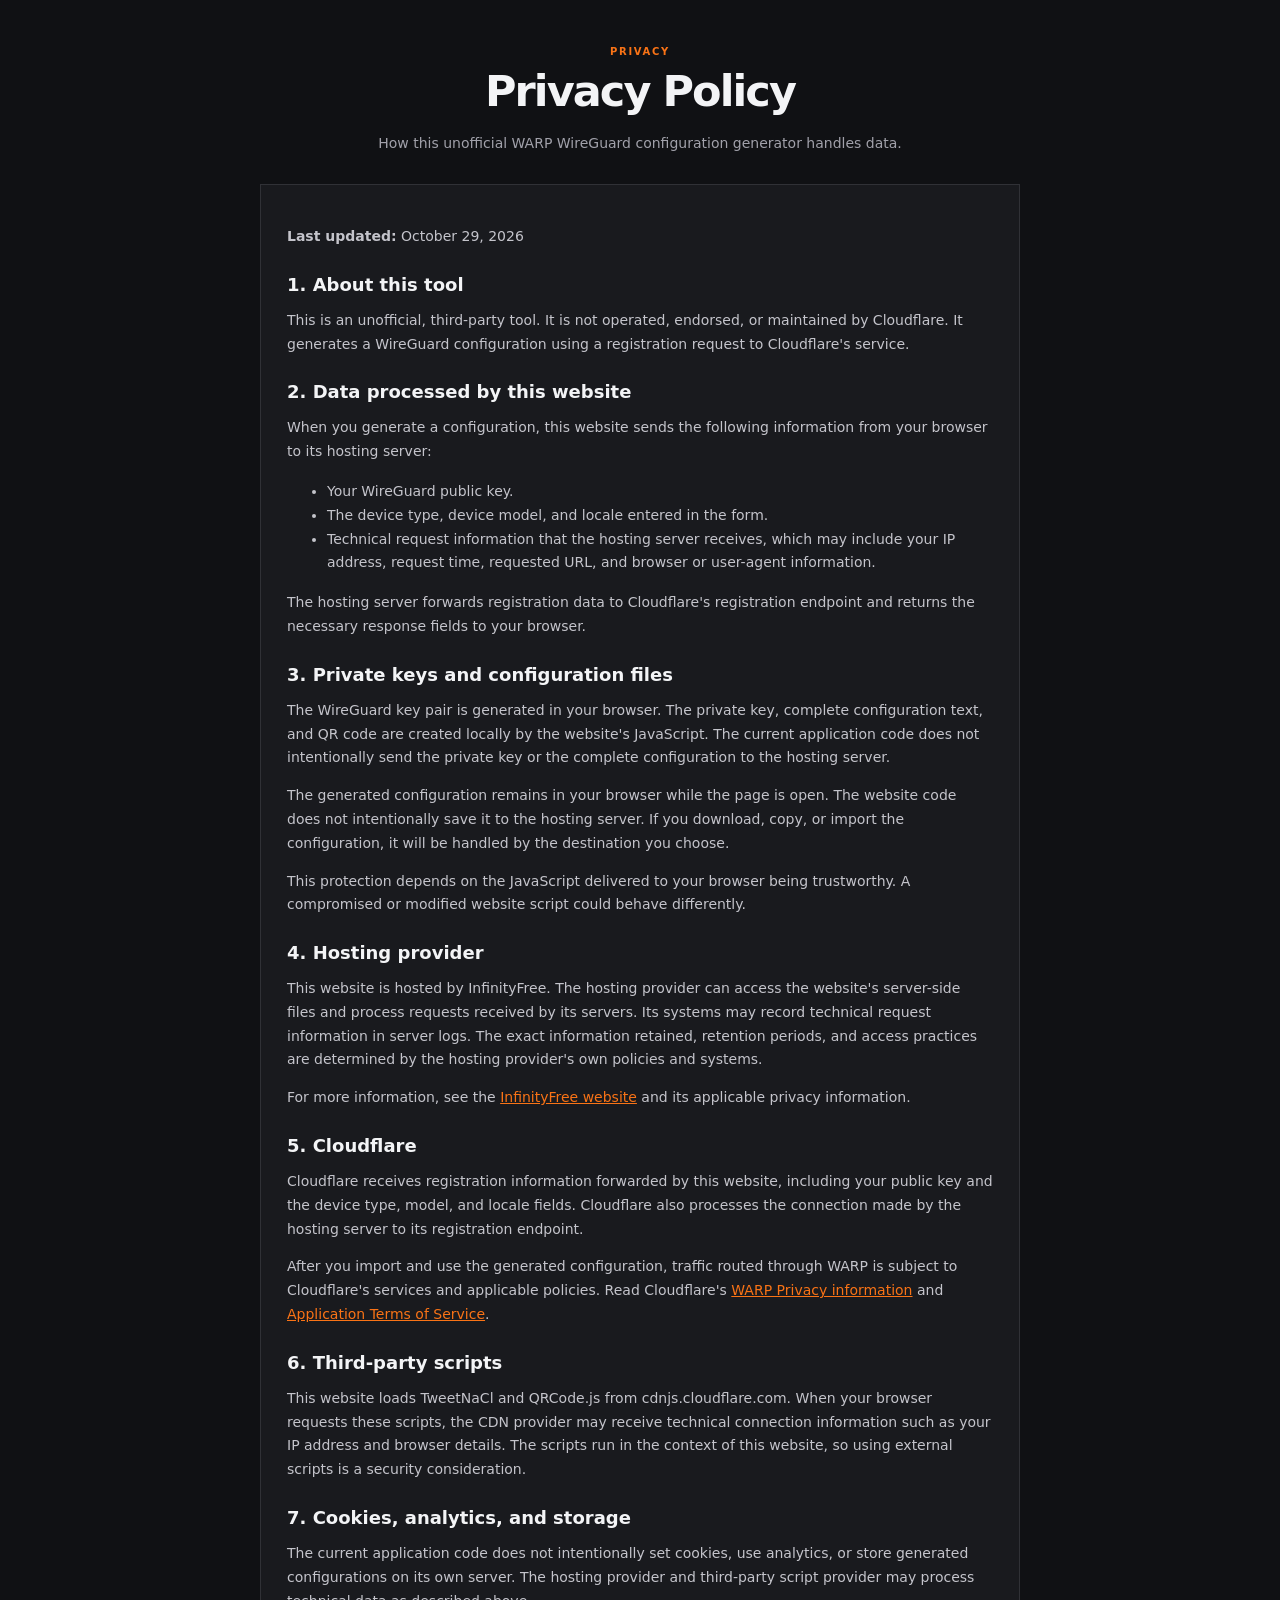
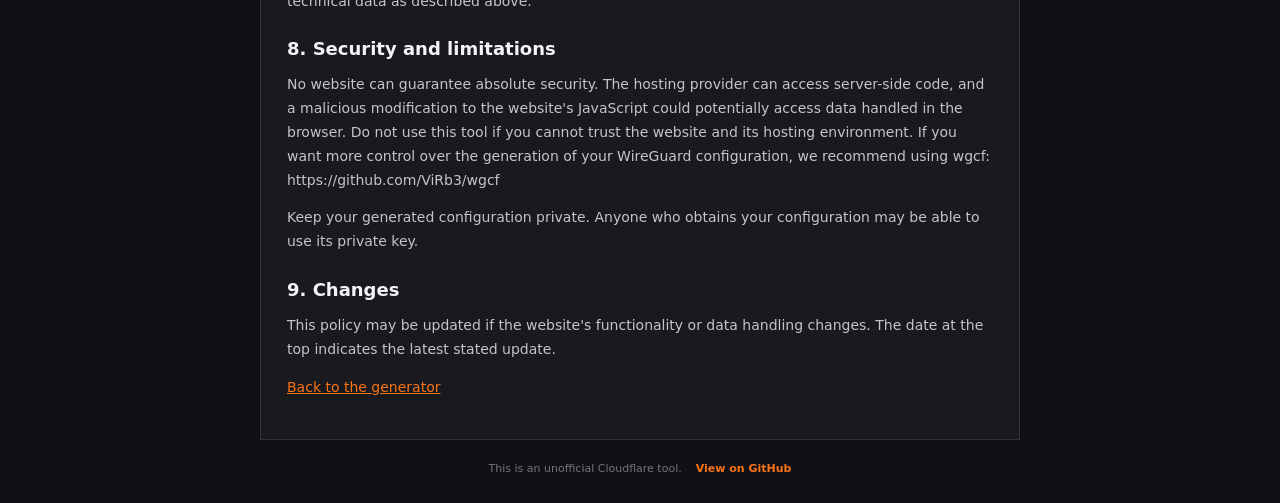
<file: privacy.html>
<!doctype html>
<html lang="en">
<head>
<meta charset="utf-8">
<meta name="viewport" content="width=device-width,initial-scale=1">
<meta name="color-scheme" content="dark">
<meta name="description" content="Privacy policy for the unofficial WARP WireGuard configuration generator.">
<title>Privacy Policy - WARP WireGuard Config Generator</title>
<link rel="stylesheet" href="style.css">
</head>
<body>
<main class="oldal">
<header class="fejlec">
<p class="felirat">PRIVACY</p>
<h1>Privacy Policy</h1>
<p class="bevezeto">How this unofficial WARP WireGuard configuration generator handles data.</p>
</header>
<section class="panel privacycontent">
<p><strong>Last updated:</strong> October 29, 2026</p>

<h2>1. About this tool</h2>
<p>This is an unofficial, third-party tool. It is not operated, endorsed, or maintained by Cloudflare. It generates a WireGuard configuration using a registration request to Cloudflare's service.</p>

<h2>2. Data processed by this website</h2>
<p>When you generate a configuration, this website sends the following information from your browser to its hosting server:</p>
<ul>
<li>Your WireGuard public key.</li>
<li>The device type, device model, and locale entered in the form.</li>
<li>Technical request information that the hosting server receives, which may include your IP address, request time, requested URL, and browser or user-agent information.</li>
</ul>
<p>The hosting server forwards registration data to Cloudflare's registration endpoint and returns the necessary response fields to your browser.</p>

<h2>3. Private keys and configuration files</h2>
<p>The WireGuard key pair is generated in your browser. The private key, complete configuration text, and QR code are created locally by the website's JavaScript. The current application code does not intentionally send the private key or the complete configuration to the hosting server.</p>
<p>The generated configuration remains in your browser while the page is open. The website code does not intentionally save it to the hosting server. If you download, copy, or import the configuration, it will be handled by the destination you choose.</p>
<p>This protection depends on the JavaScript delivered to your browser being trustworthy. A compromised or modified website script could behave differently.</p>

<h2>4. Hosting provider</h2>
<p>This website is hosted by InfinityFree. The hosting provider can access the website's server-side files and process requests received by its servers. Its systems may record technical request information in server logs. The exact information retained, retention periods, and access practices are determined by the hosting provider's own policies and systems.</p>
<p>For more information, see the <a href="https://infinityfree.com/" target="_blank" rel="noopener noreferrer">InfinityFree website</a> and its applicable privacy information.</p>

<h2>5. Cloudflare</h2>
<p>Cloudflare receives registration information forwarded by this website, including your public key and the device type, model, and locale fields. Cloudflare also processes the connection made by the hosting server to its registration endpoint.</p>
<p>After you import and use the generated configuration, traffic routed through WARP is subject to Cloudflare's services and applicable policies. Read Cloudflare's <a href="https://developers.cloudflare.com/warp-client/privacy/" target="_blank" rel="noopener noreferrer">WARP Privacy information</a> and <a href="https://www.cloudflare.com/application/terms/" target="_blank" rel="noopener noreferrer">Application Terms of Service</a>.</p>

<h2>6. Third-party scripts</h2>
<p>This website loads TweetNaCl and QRCode.js from cdnjs.cloudflare.com. When your browser requests these scripts, the CDN provider may receive technical connection information such as your IP address and browser details. The scripts run in the context of this website, so using external scripts is a security consideration.</p>

<h2>7. Cookies, analytics, and storage</h2>
<p>The current application code does not intentionally set cookies, use analytics, or store generated configurations on its own server. The hosting provider and third-party script provider may process technical data as described above.</p>

<h2>8. Security and limitations</h2>
<p>No website can guarantee absolute security. The hosting provider can access server-side code, and a malicious modification to the website's JavaScript could potentially access data handled in the browser. Do not use this tool if you cannot trust the website and its hosting environment. If you want more control over the generation of your WireGuard configuration, we recommend using wgcf: https://github.com/ViRb3/wgcf</p>
<p>Keep your generated configuration private. Anyone who obtains your configuration may be able to use its private key.</p>

<h2>9. Changes</h2>
<p>This policy may be updated if the website's functionality or data handling changes. The date at the top indicates the latest stated update.</p>

<p><a href="index.html">Back to the generator</a></p>
</section>
<footer>
<p>This is an unofficial Cloudflare tool.</p>
<a href="https://github.com/zoardgodor/warp-WG-config-generator" target="_blank" rel="noopener noreferrer">View on GitHub</a>
</footer>
</main>
</body>
</html>
</file>
<file: style.css>
*{box-sizing:border-box}
:root{font-family:Inter,ui-sans-serif,system-ui,-apple-system,BlinkMacSystemFont,"Segoe UI",sans-serif;color:#f3f4f6;background:#101114;font-synthesis:none;text-rendering:optimizeLegibility}
body{margin:0;min-height:100vh;background:#101114;padding:46px 18px 28px}
.oldal{width:min(760px,100%);margin:0 auto}
.fejlec{text-align:center;margin:0 auto 28px}
.jel{display:grid;place-items:center;width:48px;height:48px;border-radius:0;margin:0 auto 20px;background:#f97316;color:#171717;font-size:27px;font-weight:900;box-shadow:none}
.felirat{font-size:10px;letter-spacing:.17em;font-weight:800;color:#f97316;margin:0 0 10px}
h1{font-size:clamp(29px,5.5vw,43px);line-height:1.12;letter-spacing:-.045em;margin:0 auto;max-width:680px}
.bevezeto{max-width:540px;color:#a1a1aa;line-height:1.7;font-size:14px;margin:17px auto 0}
.panel{background:#191a1e;border:1px solid #303136;border-radius:0;padding:26px;box-shadow:none}
.gomb{border:0;border-radius:0;min-height:51px;padding:0 20px;font-size:14px;font-weight:750;cursor:pointer;transition:background .18s,transform .18s,color .18s;display:inline-flex;align-items:center;justify-content:center;gap:11px}
.gomb:active{transform:scale(.99)}
.gomb:focus-visible,input:focus-visible,textarea:focus-visible,summary:focus-visible{outline:2px solid #fb923c;outline-offset:3px}
.general{background:#f97316;color:#171717}
.general:hover{background:#fb923c}
.general:disabled{background:#55565c;color:#c6c6cb;cursor:wait;transform:none}
#generalasgomb{width:100%}
.forgo{display:none;width:17px;height:17px;border:2px solid #ffffff70;border-top-color:#fff;border-radius:0;animation:forgas .75s linear infinite}
#generalasgomb:disabled .forgo{display:inline-block}
@keyframes forgas{to{transform:rotate(360deg)}}
.allapot{min-height:19px;text-align:center;color:#a1a1aa;font-size:12px;margin:13px 0 20px}
.halado{border-top:1px solid #33343a;padding-top:18px}
summary{list-style:none;cursor:pointer;color:#e4e4e7;font-size:14px;font-weight:700;display:flex;align-items:center;justify-content:space-between}
summary::-webkit-details-marker{display:none}
summary:after{content:"+";font-size:22px;color:#f97316;font-weight:400}
details[open] summary:after{content:"−"}
.mezok{display:grid;grid-template-columns:repeat(2,minmax(0,1fr));gap:15px;margin-top:21px}
label{display:flex;flex-direction:column;gap:8px;font-size:12px;color:#c4c4cb;font-weight:650}
input,textarea{width:100%;border:1px solid #3a3b42;background:#111216;border-radius:0;color:#f4f4f5;font:inherit;padding:12px}
input{height:43px;font-size:13px;font-weight:450;min-width:0}
input:focus,textarea:focus{border-color:#f97316;outline:none}
.szeles{grid-column:1/-1}
.segit{font-size:11px;font-weight:400;color:#888992;line-height:1.4}
.megjegyzes{color:#85868f;font-size:11px;line-height:1.6;margin:16px 0 0}
.eredmeny{border-top:1px solid #33343a;margin-top:24px;padding-top:25px}
.szakaszfej{display:flex;align-items:center;justify-content:space-between;margin-bottom:17px}
.szakaszfej h2{font-size:18px;letter-spacing:-.025em;margin:0}
.szakaszfej .felirat{margin-bottom:6px}
.qrkeret{width:max-content;max-width:100%;margin:0 auto;padding:13px;background:#fff;border-radius:0;min-height:230px;display:grid;place-items:center}
#qrcode{width:204px;min-height:204px;display:grid;place-items:center}
#qrcode img,#qrcode canvas{max-width:100%;height:auto!important}
.qrleiras{text-align:center;color:#92939b;font-size:12px;line-height:1.6;margin:15px auto 27px}
.fejkoz{margin-bottom:13px}
#konfig{display:block;min-height:235px;resize:vertical;font-family:ui-monospace,SFMono-Regular,Consolas,monospace;font-size:12px;line-height:1.65;color:#d4d4d8}
.gombsor{display:grid;grid-template-columns:1fr 1fr;gap:12px;margin-top:13px}
.gombsor .gomb{width:100%;font-size:13px;padding:0 12px}
.masodlagos{background:#f97316;color:#171717;border:0}
.masodlagos:hover{background:#fb923c}
#masolasi{margin-bottom:0;margin-top:11px}
footer{display:flex;justify-content:center;align-items:center;gap:14px;flex-wrap:wrap;margin:22px 0 0;color:#73747d;font-size:11px}
footer p{margin:0}
footer a{color:#f97316;text-decoration:none;font-weight:700}
footer a:hover{text-decoration:underline}
@media(max-width:560px){body{padding:30px 12px 24px}.panel{padding:19px 15px;border-radius:0}.mezok{grid-template-columns:1fr;gap:13px}.szeles{grid-column:auto}.gombsor{grid-template-columns:1fr}.bevezeto{font-size:13px}h1{font-size:32px}.qrkeret{min-height:220px}}
.feltetelek{margin-bottom:18px}
.elfogadas{display:flex;flex-direction:row;align-items:flex-start;gap:10px;line-height:1.6;font-size:13px;color:#e4e4e7}
.elfogadas input{appearance:auto;-webkit-appearance:checkbox;display:block;flex:0 0 16px;width:16px;height:16px;min-width:16px;margin:3px 0 0;padding:0;border:0;background:transparent;accent-color:#f97316}
.elfogadas a{color:#f97316}
.feltetelek .segit{margin:8px 0 0 26px}
.privacycontent h2{font-size:18px;margin:25px 0 10px}
.privacycontent p,.privacycontent li{font-size:14px;line-height:1.7;color:#c4c4cb}
.privacycontent a{color:#f97316}
</file>
